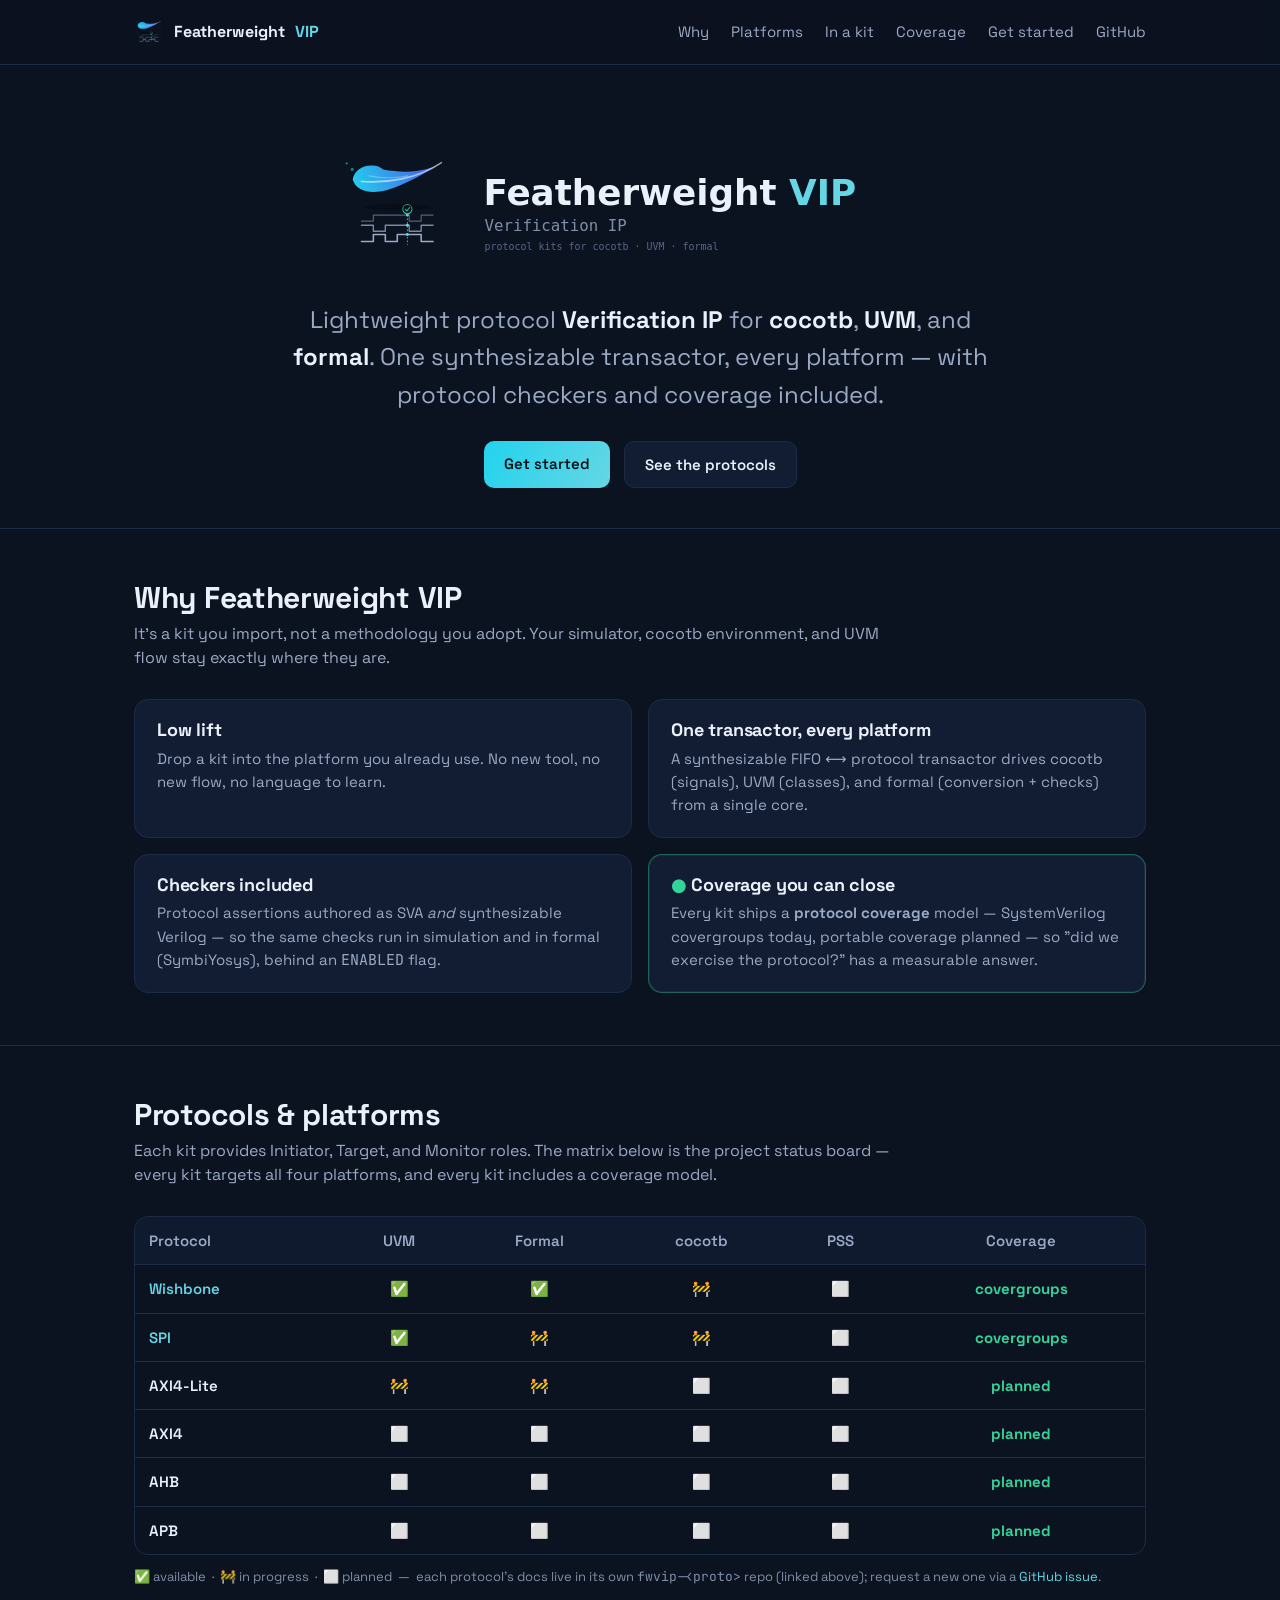
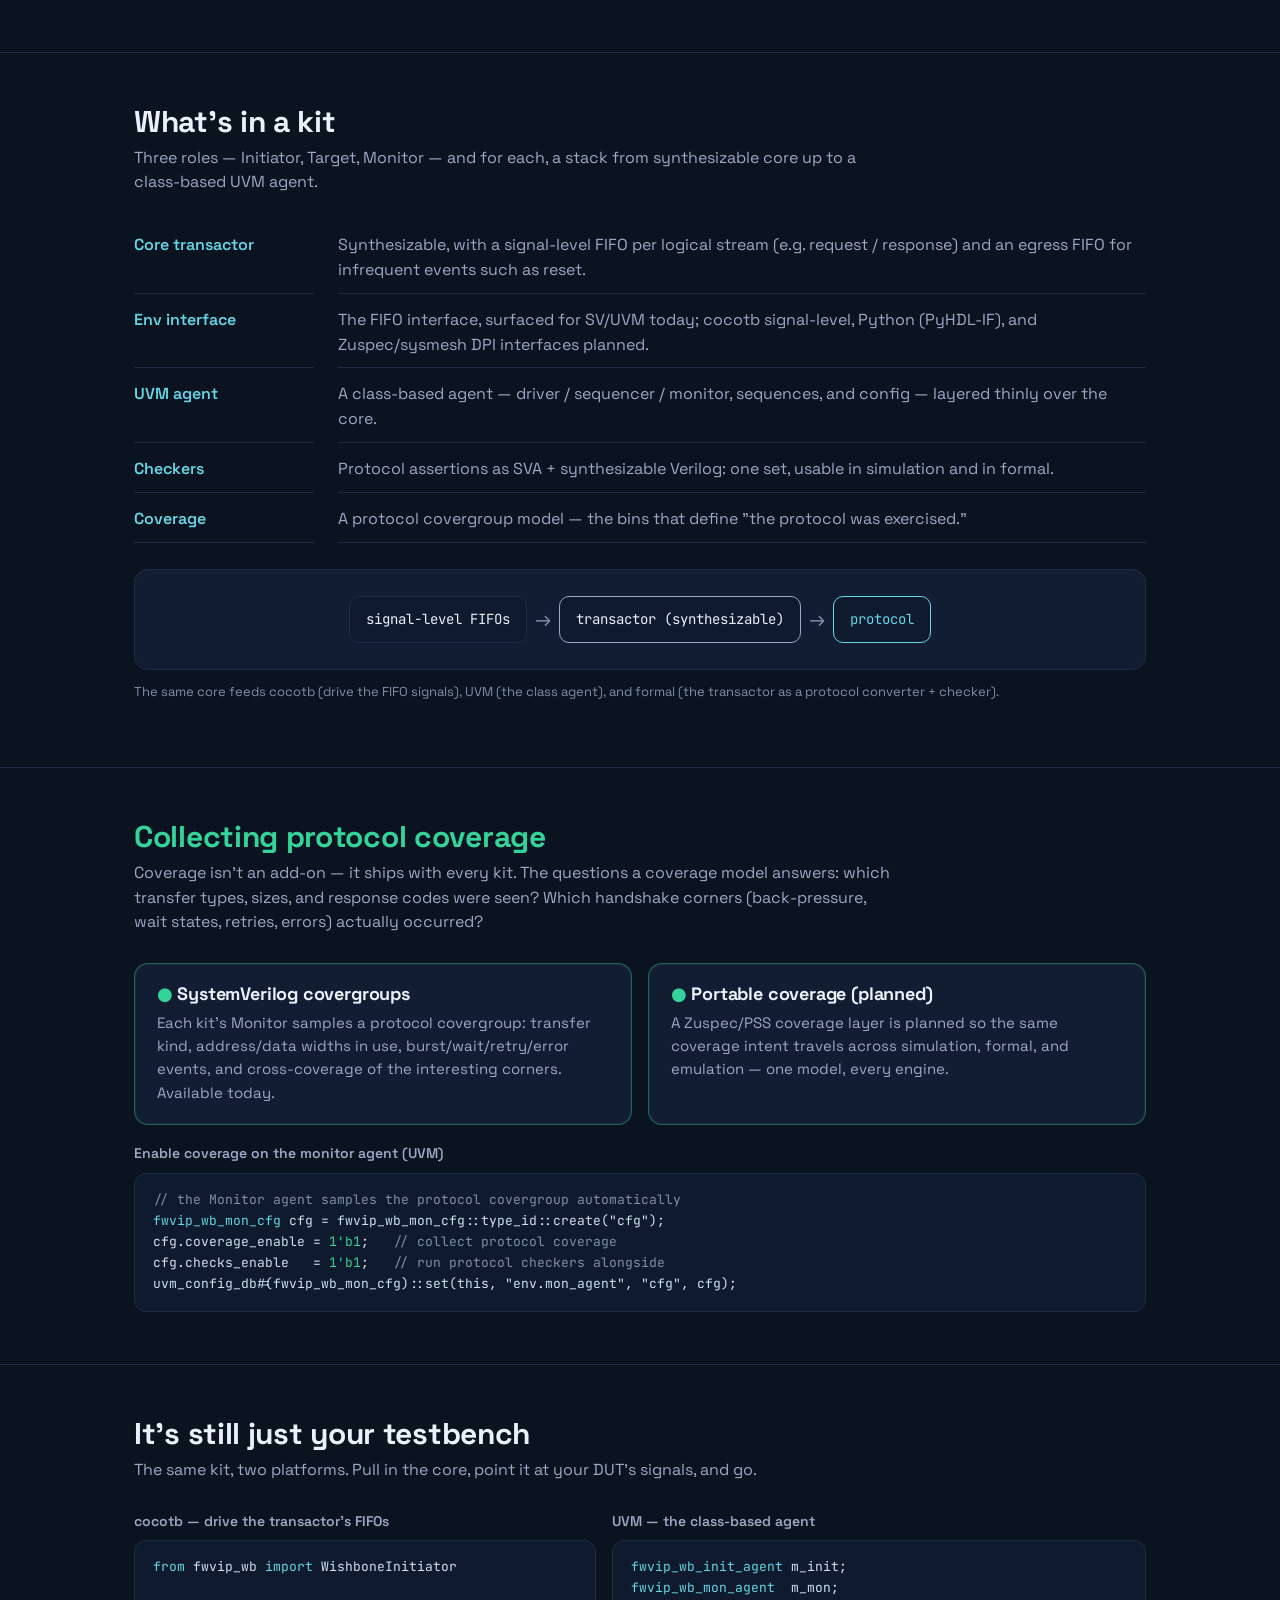
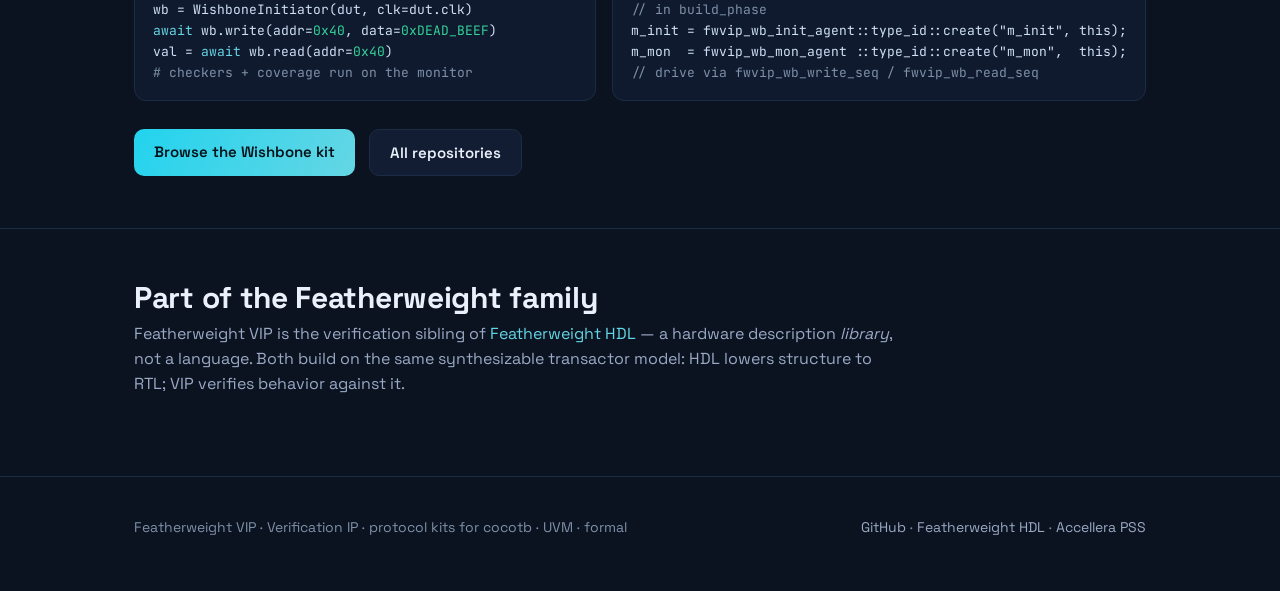
<file: index.html>
<!DOCTYPE html>
<html lang="en">
<head>
  <meta charset="utf-8">
  <meta name="viewport" content="width=device-width, initial-scale=1">
  <title>Featherweight VIP — Verification IP for cocotb, UVM &amp; formal</title>
  <meta name="description" content="Lightweight protocol Verification IP. One synthesizable transactor drives cocotb, UVM, and formal — with protocol checkers and coverage included.">
  <link rel="icon" href="favicon.ico" sizes="any">
  <link rel="icon" href="assets/brand/featherweight-vip-favicon.svg" type="image/svg+xml">
  <link rel="preconnect" href="https://fonts.googleapis.com">
  <link rel="preconnect" href="https://fonts.gstatic.com" crossorigin>
  <link href="https://fonts.googleapis.com/css2?family=Space+Grotesk:wght@400;500;700&family=JetBrains+Mono:wght@400;600&display=swap" rel="stylesheet">
  <link rel="stylesheet" href="assets/css/site.css">
  <meta property="og:title" content="Featherweight VIP — Verification IP">
  <meta property="og:description" content="Lightweight protocol Verification IP for cocotb, UVM, and formal.">
  <meta property="og:image" content="assets/brand/featherweight-vip-lockup.png">
</head>
<body>

<header class="nav">
  <div class="wrap">
    <span class="brand">
      <img src="assets/brand/featherweight-vip-icon.svg" alt="">
      Featherweight <span class="vip">VIP</span>
    </span>
    <nav>
      <a href="#why">Why</a>
      <a href="#platforms">Platforms</a>
      <a href="#kit">In a kit</a>
      <a href="#coverage">Coverage</a>
      <a href="#start">Get started</a>
      <a href="https://github.com/featherweight-vip">GitHub</a>
    </nav>
  </div>
</header>

<main>

  <section class="hero" style="border-top:0">
    <div class="wrap">
      <img class="lockup" src="assets/brand/featherweight-vip-lockup.svg" alt="Featherweight VIP — Verification IP">
      <p class="tag">Lightweight protocol <b>Verification IP</b> for <b>cocotb</b>, <b>UVM</b>, and <b>formal</b>. One synthesizable transactor, every platform — with protocol checkers and coverage included.</p>
      <div class="cta">
        <a class="btn primary" href="#start">Get started</a>
        <a class="btn ghost" href="#platforms">See the protocols</a>
      </div>
    </div>
  </section>

  <section id="why">
    <div class="wrap">
      <h2>Why Featherweight VIP</h2>
      <p class="lede">It's a kit you import, not a methodology you adopt. Your simulator, cocotb environment, and UVM flow stay exactly where they are.</p>
      <div class="cards">
        <div class="card">
          <h3>Low lift</h3>
          <p>Drop a kit into the platform you already use. No new tool, no new flow, no language to learn.</p>
        </div>
        <div class="card">
          <h3>One transactor, every platform</h3>
          <p>A synthesizable FIFO&nbsp;⟷&nbsp;protocol transactor drives cocotb (signals), UVM (classes), and formal (conversion + checks) from a single core.</p>
        </div>
        <div class="card">
          <h3>Checkers included</h3>
          <p>Protocol assertions authored as SVA <em>and</em> synthesizable Verilog — so the same checks run in simulation and in formal (SymbiYosys), behind an <code>ENABLED</code> flag.</p>
        </div>
        <div class="card coverage">
          <h3><span class="dot">●</span> Coverage you can close</h3>
          <p>Every kit ships a <b>protocol coverage</b> model — SystemVerilog covergroups today, portable coverage planned — so "did we exercise the protocol?" has a measurable answer.</p>
        </div>
      </div>
    </div>
  </section>

  <section id="platforms">
    <div class="wrap">
      <h2>Protocols &amp; platforms</h2>
      <p class="lede">Each kit provides Initiator, Target, and Monitor roles. The matrix below is the project status board — every kit targets all four platforms, and every kit includes a coverage model.</p>
      <div class="matrix-wrap">
        <table class="matrix">
          <thead>
            <tr>
              <th class="proto">Protocol</th>
              <th>UVM</th>
              <th>Formal</th>
              <th>cocotb</th>
              <th>PSS</th>
              <th>Coverage</th>
            </tr>
          </thead>
          <tbody>
            <tr><td class="proto"><a href="https://github.com/featherweight-vip/fwvip-wb">Wishbone</a></td><td class="yes">✅</td><td class="yes">✅</td><td class="wip">🚧</td><td class="no">⬜</td><td class="cov">covergroups</td></tr>
            <tr><td class="proto"><a href="https://github.com/featherweight-vip/fwvip-spi">SPI</a></td><td class="yes">✅</td><td class="wip">🚧</td><td class="wip">🚧</td><td class="no">⬜</td><td class="cov">covergroups</td></tr>
            <tr><td class="proto">AXI4-Lite</td><td class="wip">🚧</td><td class="wip">🚧</td><td class="no">⬜</td><td class="no">⬜</td><td class="cov">planned</td></tr>
            <tr><td class="proto">AXI4</td><td class="no">⬜</td><td class="no">⬜</td><td class="no">⬜</td><td class="no">⬜</td><td class="cov">planned</td></tr>
            <tr><td class="proto">AHB</td><td class="no">⬜</td><td class="no">⬜</td><td class="no">⬜</td><td class="no">⬜</td><td class="cov">planned</td></tr>
            <tr><td class="proto">APB</td><td class="no">⬜</td><td class="no">⬜</td><td class="no">⬜</td><td class="no">⬜</td><td class="cov">planned</td></tr>
          </tbody>
        </table>
      </div>
      <p class="legend">✅ available &nbsp;·&nbsp; 🚧 in progress &nbsp;·&nbsp; ⬜ planned &nbsp;—&nbsp; each protocol's docs live in its own <code>fwvip-&lt;proto&gt;</code> repo (linked above); request a new one via a <a href="https://github.com/featherweight-vip">GitHub issue</a>.</p>
    </div>
  </section>

  <section id="kit">
    <div class="wrap">
      <h2>What's in a kit</h2>
      <p class="lede">Three roles — Initiator, Target, Monitor — and for each, a stack from synthesizable core up to a class-based UVM agent.</p>
      <div class="kit">
        <div class="k">Core transactor</div>
        <div class="v">Synthesizable, with a signal-level FIFO per logical stream (e.g. request / response) and an egress FIFO for infrequent events such as reset.</div>
        <div class="k">Env interface</div>
        <div class="v">The FIFO interface, surfaced for SV/UVM today; cocotb signal-level, Python (PyHDL-IF), and Zuspec/sysmesh DPI interfaces planned.</div>
        <div class="k">UVM agent</div>
        <div class="v">A class-based agent — driver / sequencer / monitor, sequences, and config — layered thinly over the core.</div>
        <div class="k">Checkers</div>
        <div class="v">Protocol assertions as SVA + synthesizable Verilog: one set, usable in simulation and in formal.</div>
        <div class="k">Coverage</div>
        <div class="v">A protocol covergroup model — the bins that define "the protocol was exercised."</div>
      </div>

      <div style="height:26px"></div>
      <div class="flow">
        <span class="node">signal-level FIFOs</span>
        <span class="arrow">→</span>
        <span class="node tx">transactor&nbsp;(synthesizable)</span>
        <span class="arrow">→</span>
        <span class="node plat">protocol</span>
      </div>
      <p class="legend">The same core feeds cocotb (drive the FIFO signals), UVM (the class agent), and formal (the transactor as a protocol converter + checker).</p>
    </div>
  </section>

  <section id="coverage">
    <div class="wrap">
      <h2><span class="pass">Collecting protocol coverage</span></h2>
      <p class="lede">Coverage isn't an add-on — it ships with every kit. The questions a coverage model answers: which transfer types, sizes, and response codes were seen? Which handshake corners (back-pressure, wait states, retries, errors) actually occurred?</p>
      <div class="cards">
        <div class="card coverage">
          <h3><span class="dot">●</span> SystemVerilog covergroups</h3>
          <p>Each kit's Monitor samples a protocol covergroup: transfer kind, address/data widths in use, burst/wait/retry/error events, and cross-coverage of the interesting corners. Available today.</p>
        </div>
        <div class="card coverage">
          <h3><span class="dot">●</span> Portable coverage (planned)</h3>
          <p>A Zuspec/PSS coverage layer is planned so the same coverage intent travels across simulation, formal, and emulation — one model, every engine.</p>
        </div>
      </div>
      <div style="height:18px"></div>
      <div class="code-block">
        <h4>Enable coverage on the monitor agent (UVM)</h4>
<pre><code><span class="tok-com">// the Monitor agent samples the protocol covergroup automatically</span>
<span class="tok-key">fwvip_wb_mon_cfg</span> cfg = fwvip_wb_mon_cfg::type_id::create("cfg");
cfg.coverage_enable = <span class="tok-pass">1'b1</span>;   <span class="tok-com">// collect protocol coverage</span>
cfg.checks_enable   = <span class="tok-pass">1'b1</span>;   <span class="tok-com">// run protocol checkers alongside</span>
uvm_config_db#(fwvip_wb_mon_cfg)::set(this, "env.mon_agent", "cfg", cfg);</code></pre>
      </div>
    </div>
  </section>

  <section id="start">
    <div class="wrap">
      <h2>It's still just your testbench</h2>
      <p class="lede">The same kit, two platforms. Pull in the core, point it at your DUT's signals, and go.</p>
      <div class="code-grid">
        <div class="code-block">
          <h4>cocotb — drive the transactor's FIFOs</h4>
<pre><code><span class="tok-key">from</span> fwvip_wb <span class="tok-key">import</span> WishboneInitiator

wb = WishboneInitiator(dut, clk=dut.clk)
<span class="tok-key">await</span> wb.write(addr=<span class="tok-pass">0x40</span>, data=<span class="tok-pass">0xDEAD_BEEF</span>)
val = <span class="tok-key">await</span> wb.read(addr=<span class="tok-pass">0x40</span>)
<span class="tok-com"># checkers + coverage run on the monitor</span></code></pre>
        </div>
        <div class="code-block">
          <h4>UVM — the class-based agent</h4>
<pre><code><span class="tok-key">fwvip_wb_init_agent</span> m_init;
<span class="tok-key">fwvip_wb_mon_agent</span>  m_mon;
<span class="tok-com">// in build_phase</span>
m_init = fwvip_wb_init_agent::type_id::create("m_init", this);
m_mon  = fwvip_wb_mon_agent ::type_id::create("m_mon",  this);
<span class="tok-com">// drive via fwvip_wb_write_seq / fwvip_wb_read_seq</span></code></pre>
        </div>
      </div>
      <div class="cta" style="justify-content:flex-start">
        <a class="btn primary" href="https://github.com/featherweight-vip/fwvip-wb">Browse the Wishbone kit</a>
        <a class="btn ghost" href="https://github.com/featherweight-vip">All repositories</a>
      </div>
    </div>
  </section>

  <section id="related">
    <div class="wrap">
      <h2>Part of the Featherweight family</h2>
      <p class="lede">Featherweight VIP is the verification sibling of
        <a href="https://github.com/featherweight-hdl">Featherweight HDL</a> — a
        hardware description <em>library</em>, not a language. Both build on the
        same synthesizable transactor model: HDL lowers structure to RTL; VIP
        verifies behavior against it.</p>
    </div>
  </section>

</main>

<footer>
  <div class="wrap">
    <span>Featherweight VIP · Verification IP · protocol kits for cocotb · UVM · formal</span>
    <span>
      <a href="https://github.com/featherweight-vip">GitHub</a> ·
      <a href="https://github.com/featherweight-hdl">Featherweight HDL</a> ·
      <a href="https://accellera.org/community/portable-stimulus">Accellera PSS</a>
    </span>
  </div>
</footer>

</body>
</html>
</file>
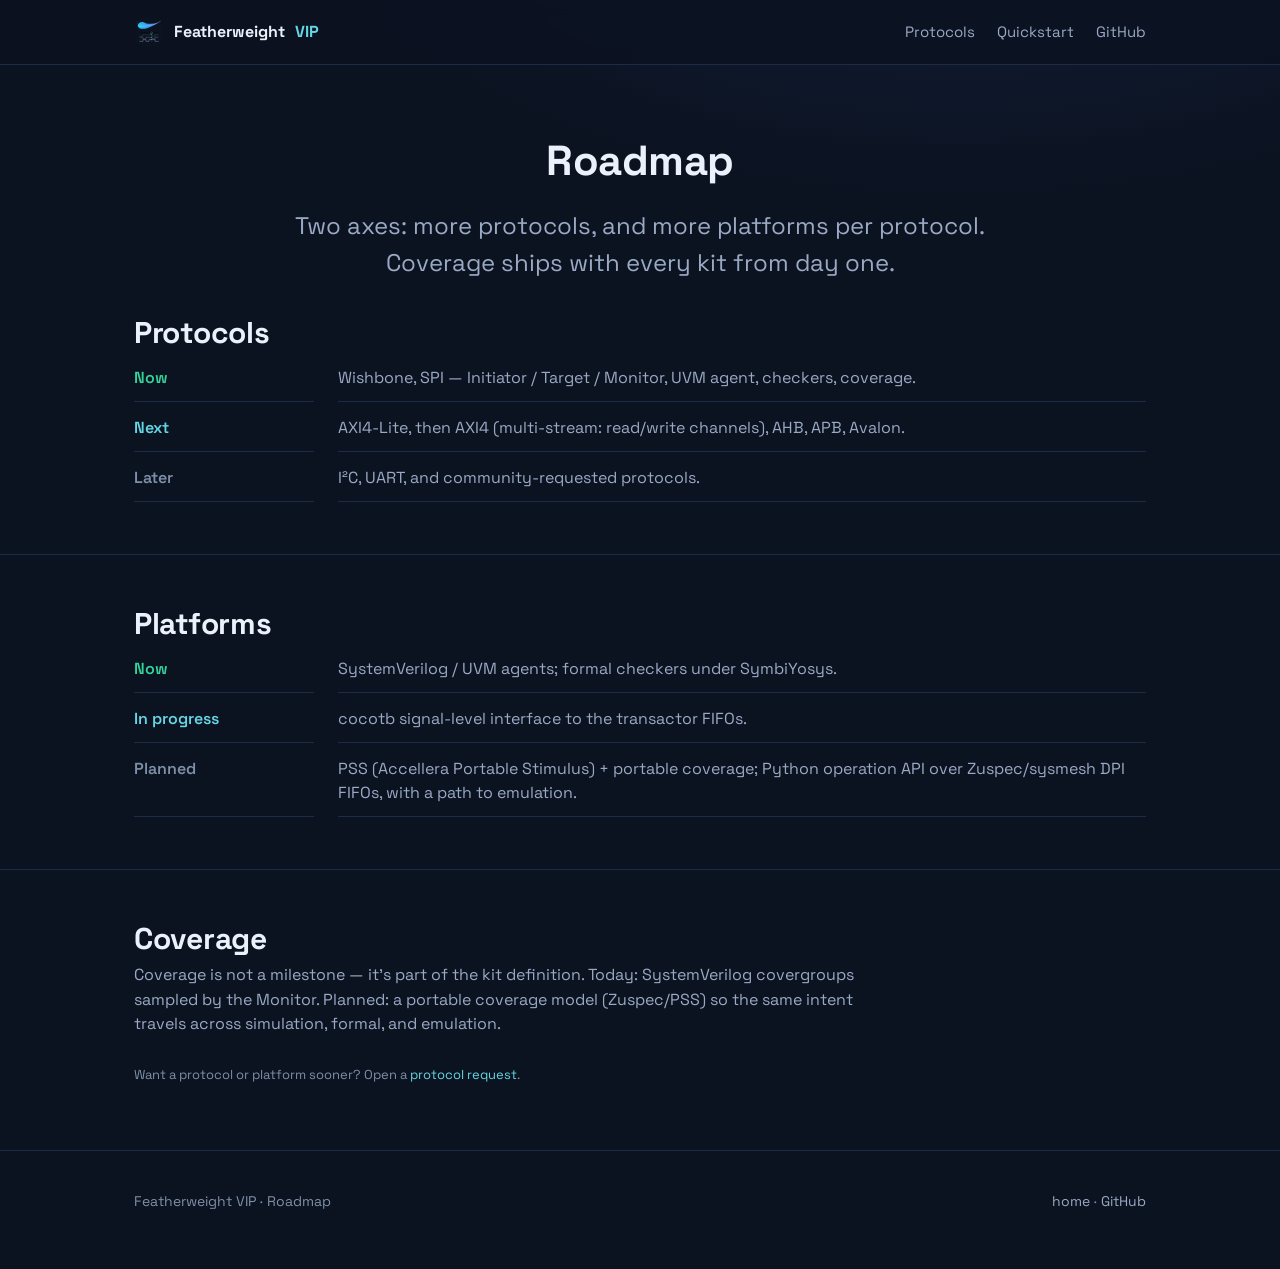
<file: roadmap.html>
<!DOCTYPE html>
<html lang="en">
<head>
  <meta charset="utf-8">
  <meta name="viewport" content="width=device-width, initial-scale=1">
  <title>Roadmap — Featherweight VIP</title>
  <link rel="icon" href="assets/brand/featherweight-vip-favicon.svg" type="image/svg+xml">
  <link href="https://fonts.googleapis.com/css2?family=Space+Grotesk:wght@400;500;700&family=JetBrains+Mono:wght@400;600&display=swap" rel="stylesheet">
  <link rel="stylesheet" href="assets/css/site.css">
</head>
<body>

<header class="nav">
  <div class="wrap">
    <a class="brand" href="index.html" style="color:inherit">
      <img src="assets/brand/featherweight-vip-icon.svg" alt="">
      Featherweight <span class="vip">VIP</span>
    </a>
    <nav>
      <a href="index.html#platforms">Protocols</a>
      <a href="guides/quickstart.html">Quickstart</a>
      <a href="https://github.com/featherweight-vip">GitHub</a>
    </nav>
  </div>
</header>

<main>
  <section class="hero" style="border-top:0; padding-bottom:18px">
    <div class="wrap">
      <h1 style="font-size:clamp(28px,5vw,42px); margin:0">Roadmap</h1>
      <p class="tag">Two axes: more protocols, and more platforms per protocol. Coverage ships with every kit from day one.</p>
    </div>
  </section>

  <section style="border-top:0; padding-top:8px">
    <div class="wrap">
      <h2>Protocols</h2>
      <div class="kit">
        <div class="k pass" style="color:var(--pass)">Now</div><div class="v">Wishbone, SPI — Initiator / Target / Monitor, UVM agent, checkers, coverage.</div>
        <div class="k accent">Next</div><div class="v">AXI4-Lite, then AXI4 (multi-stream: read/write channels), AHB, APB, Avalon.</div>
        <div class="k" style="color:var(--slate-2)">Later</div><div class="v">I²C, UART, and community-requested protocols.</div>
      </div>
    </div>
  </section>

  <section>
    <div class="wrap">
      <h2>Platforms</h2>
      <div class="kit">
        <div class="k pass" style="color:var(--pass)">Now</div><div class="v">SystemVerilog / UVM agents; formal checkers under SymbiYosys.</div>
        <div class="k accent">In progress</div><div class="v">cocotb signal-level interface to the transactor FIFOs.</div>
        <div class="k" style="color:var(--slate-2)">Planned</div><div class="v">PSS (Accellera Portable Stimulus) + portable coverage; Python operation API over Zuspec/sysmesh DPI FIFOs, with a path to emulation.</div>
      </div>
    </div>
  </section>

  <section>
    <div class="wrap">
      <h2>Coverage</h2>
      <p class="lede">Coverage is not a milestone — it's part of the kit definition. Today: SystemVerilog covergroups sampled by the Monitor. Planned: a portable coverage model (Zuspec/PSS) so the same intent travels across simulation, formal, and emulation.</p>
      <p class="legend">Want a protocol or platform sooner? Open a <a href="https://github.com/featherweight-vip">protocol request</a>.</p>
    </div>
  </section>
</main>

<footer>
  <div class="wrap">
    <span>Featherweight VIP · Roadmap</span>
    <span><a href="index.html">home</a> · <a href="https://github.com/featherweight-vip">GitHub</a></span>
  </div>
</footer>
</body>
</html>
</file>
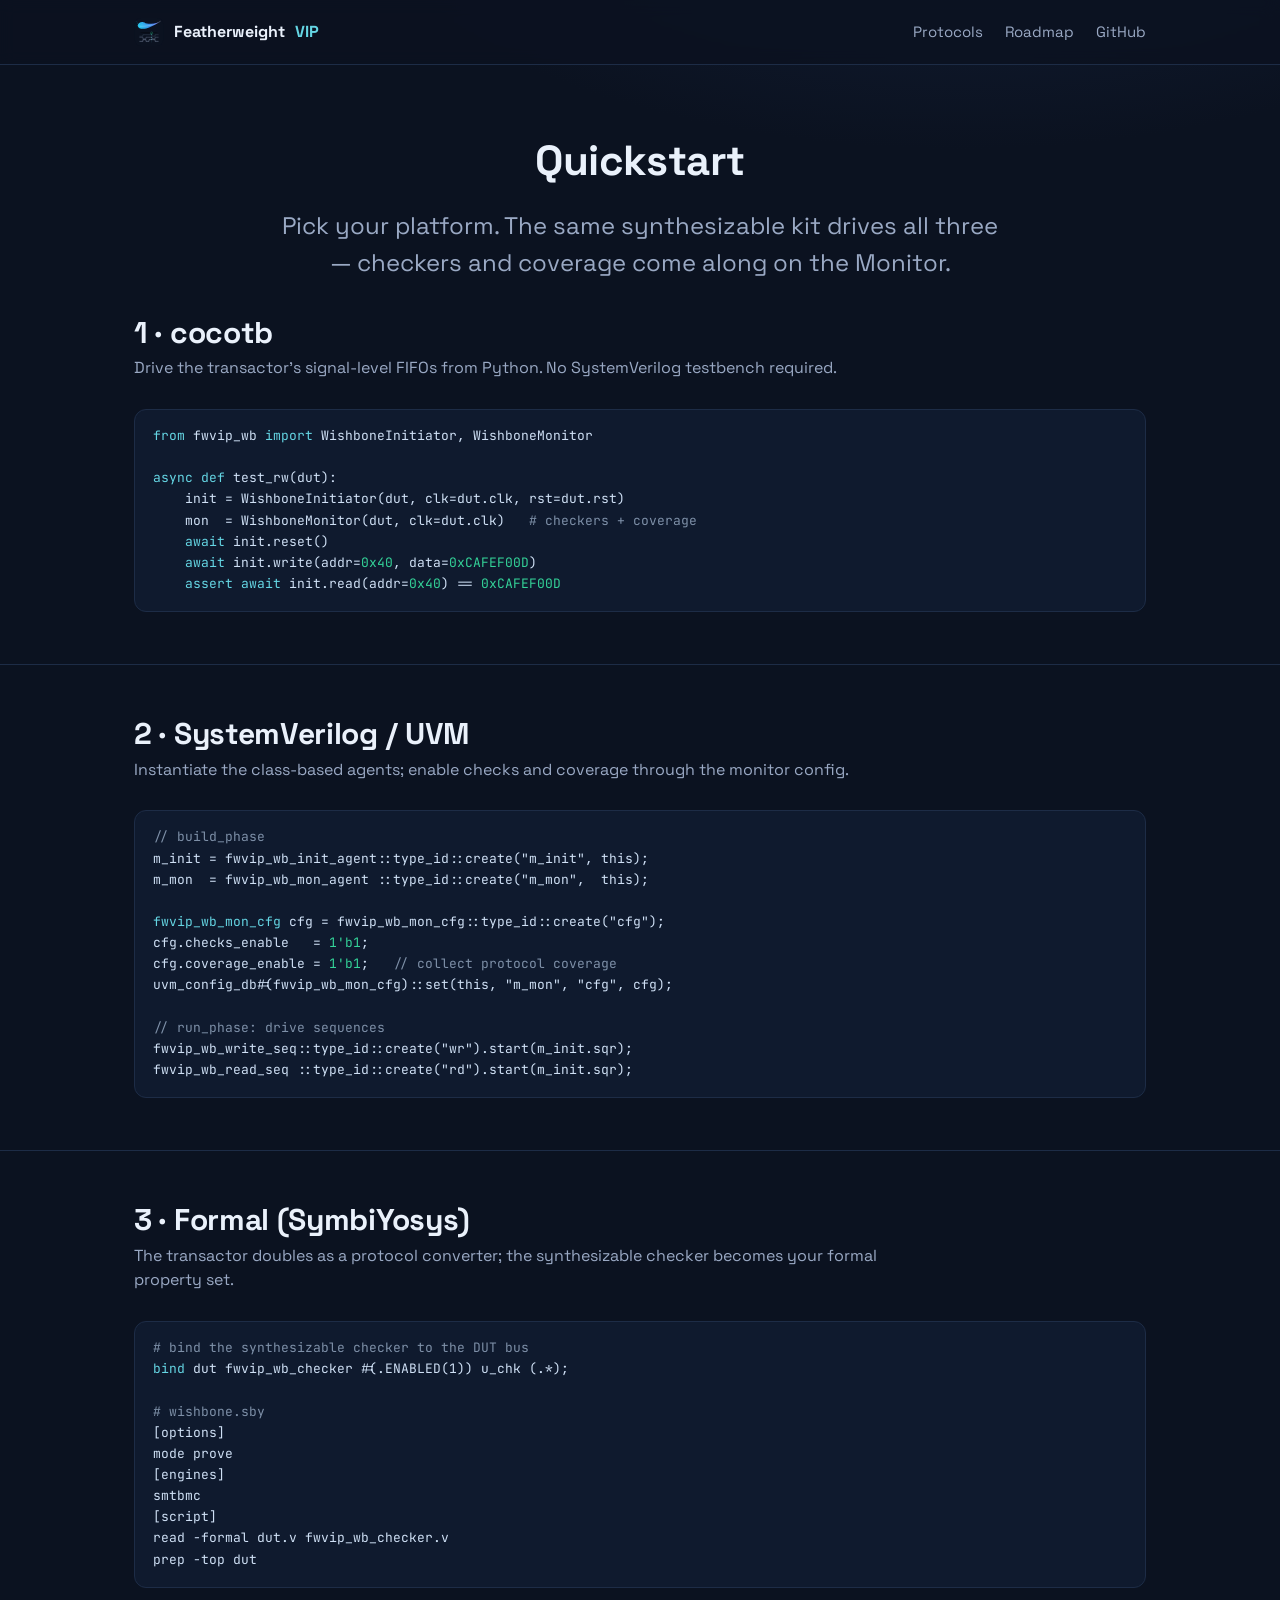
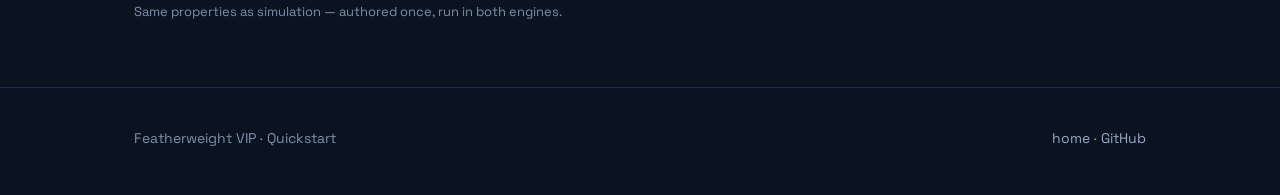
<file: guides/quickstart.html>
<!DOCTYPE html>
<html lang="en">
<head>
  <meta charset="utf-8">
  <meta name="viewport" content="width=device-width, initial-scale=1">
  <title>Quickstart — Featherweight VIP</title>
  <meta name="description" content="Consume a Featherweight VIP kit from cocotb, UVM, or formal.">
  <link rel="icon" href="../assets/brand/featherweight-vip-favicon.svg" type="image/svg+xml">
  <link href="https://fonts.googleapis.com/css2?family=Space+Grotesk:wght@400;500;700&family=JetBrains+Mono:wght@400;600&display=swap" rel="stylesheet">
  <link rel="stylesheet" href="../assets/css/site.css">
</head>
<body>

<header class="nav">
  <div class="wrap">
    <a class="brand" href="../index.html" style="color:inherit">
      <img src="../assets/brand/featherweight-vip-icon.svg" alt="">
      Featherweight <span class="vip">VIP</span>
    </a>
    <nav>
      <a href="../index.html#platforms">Protocols</a>
      <a href="../roadmap.html">Roadmap</a>
      <a href="https://github.com/featherweight-vip">GitHub</a>
    </nav>
  </div>
</header>

<main>
  <section class="hero" style="border-top:0; padding-bottom:18px">
    <div class="wrap">
      <h1 style="font-size:clamp(28px,5vw,42px); margin:0">Quickstart</h1>
      <p class="tag">Pick your platform. The same synthesizable kit drives all three — checkers and coverage come along on the Monitor.</p>
    </div>
  </section>

  <section style="border-top:0; padding-top:8px">
    <div class="wrap">
      <h2>1 · cocotb</h2>
      <p class="lede">Drive the transactor's signal-level FIFOs from Python. No SystemVerilog testbench required.</p>
<pre><code><span class="tok-key">from</span> fwvip_wb <span class="tok-key">import</span> WishboneInitiator, WishboneMonitor

<span class="tok-key">async def</span> test_rw(dut):
    init = WishboneInitiator(dut, clk=dut.clk, rst=dut.rst)
    mon  = WishboneMonitor(dut, clk=dut.clk)   <span class="tok-com"># checkers + coverage</span>
    <span class="tok-key">await</span> init.reset()
    <span class="tok-key">await</span> init.write(addr=<span class="tok-pass">0x40</span>, data=<span class="tok-pass">0xCAFEF00D</span>)
    <span class="tok-key">assert</span> <span class="tok-key">await</span> init.read(addr=<span class="tok-pass">0x40</span>) == <span class="tok-pass">0xCAFEF00D</span></code></pre>
    </div>
  </section>

  <section>
    <div class="wrap">
      <h2>2 · SystemVerilog / UVM</h2>
      <p class="lede">Instantiate the class-based agents; enable checks and coverage through the monitor config.</p>
<pre><code><span class="tok-com">// build_phase</span>
m_init = fwvip_wb_init_agent::type_id::create("m_init", this);
m_mon  = fwvip_wb_mon_agent ::type_id::create("m_mon",  this);

<span class="tok-key">fwvip_wb_mon_cfg</span> cfg = fwvip_wb_mon_cfg::type_id::create("cfg");
cfg.checks_enable   = <span class="tok-pass">1'b1</span>;
cfg.coverage_enable = <span class="tok-pass">1'b1</span>;   <span class="tok-com">// collect protocol coverage</span>
uvm_config_db#(fwvip_wb_mon_cfg)::set(this, "m_mon", "cfg", cfg);

<span class="tok-com">// run_phase: drive sequences</span>
fwvip_wb_write_seq::type_id::create("wr").start(m_init.sqr);
fwvip_wb_read_seq ::type_id::create("rd").start(m_init.sqr);</code></pre>
    </div>
  </section>

  <section>
    <div class="wrap">
      <h2>3 · Formal (SymbiYosys)</h2>
      <p class="lede">The transactor doubles as a protocol converter; the synthesizable checker becomes your formal property set.</p>
<pre><code><span class="tok-com"># bind the synthesizable checker to the DUT bus</span>
<span class="tok-key">bind</span> dut fwvip_wb_checker #(.ENABLED(1)) u_chk (.*);

<span class="tok-com"># wishbone.sby</span>
[options]
mode prove
[engines]
smtbmc
[script]
read -formal dut.v fwvip_wb_checker.v
prep -top dut</code></pre>
      <p class="legend" style="margin-top:14px">Same properties as simulation — authored once, run in both engines.</p>
    </div>
  </section>
</main>

<footer>
  <div class="wrap">
    <span>Featherweight VIP · Quickstart</span>
    <span><a href="../index.html">home</a> · <a href="https://github.com/featherweight-vip">GitHub</a></span>
  </div>
</footer>
</body>
</html>
</file>
<file: assets/css/site.css>
/* Featherweight VIP — site styles. Brand tokens mirror the icon. */
:root {
  --die: #0B1220;
  --die-2: #0F1A2E;
  --panel: #121d33;
  --line: #1d2c46;
  --cyan: #22D3EE;
  --cyan-2: #65D6E4;
  --indigo: #4F46E5;
  --pass: #34D399;
  --ink: #EAF1FB;
  --slate: #9AA9C4;
  --slate-2: #7E90A8;
  --mono: "JetBrains Mono", "DejaVu Sans Mono", ui-monospace, SFMono-Regular, Menlo, monospace;
  --sans: "Space Grotesk", ui-sans-serif, system-ui, -apple-system, Segoe UI, Roboto, sans-serif;
}

* { box-sizing: border-box; }
html { scroll-behavior: smooth; }
body {
  margin: 0;
  font-family: var(--sans);
  color: var(--ink);
  background: radial-gradient(1200px 600px at 75% -10%, #14213b 0%, var(--die) 55%) no-repeat, var(--die);
  line-height: 1.55;
  -webkit-font-smoothing: antialiased;
}
a { color: var(--cyan-2); text-decoration: none; }
a:hover { text-decoration: underline; }
h1, h2, h3 { line-height: 1.15; letter-spacing: -0.01em; }
.wrap { max-width: 1060px; margin: 0 auto; padding: 0 24px; }
.accent { color: var(--cyan-2); }
.pass { color: var(--pass); }
code, .mono { font-family: var(--mono); }

/* nav */
header.nav { position: sticky; top: 0; z-index: 10;
  background: rgba(11,18,32,0.82); backdrop-filter: blur(8px);
  border-bottom: 1px solid var(--line); }
.nav .wrap { display: flex; align-items: center; gap: 20px; height: 64px; }
.nav .brand { display: flex; align-items: center; gap: 10px; font-weight: 700; }
.nav .brand img { width: 30px; height: 30px; }
.nav .brand .vip { color: var(--cyan-2); }
.nav nav { margin-left: auto; display: flex; gap: 22px; font-size: 15px; }
.nav nav a { color: var(--slate); }
.nav nav a:hover { color: var(--ink); text-decoration: none; }

/* hero */
.hero { padding: 72px 0 40px; text-align: center; }
.hero img.lockup { width: min(620px, 90%); height: auto; }
.hero p.tag { font-size: clamp(18px, 2.4vw, 24px); color: var(--slate); margin: 22px auto 8px; max-width: 720px; }
.hero p.tag b { color: var(--ink); font-weight: 700; }
.cta { margin-top: 28px; display: flex; gap: 14px; justify-content: center; flex-wrap: wrap; }
.btn { display: inline-block; padding: 11px 20px; border-radius: 10px; font-weight: 600; font-size: 15px; }
.btn.primary { color: #06121a; background: linear-gradient(120deg, var(--cyan) 0%, var(--cyan-2) 100%); }
.btn.ghost { color: var(--ink); border: 1px solid var(--line); background: var(--panel); }
.btn:hover { text-decoration: none; filter: brightness(1.08); }

/* sections */
section { padding: 52px 0; border-top: 1px solid var(--line); }
section h2 { font-size: clamp(22px, 2.6vw, 30px); margin: 0 0 6px; }
section .lede { color: var(--slate); max-width: 760px; margin: 0 0 28px; }

/* value cards */
.cards { display: grid; grid-template-columns: repeat(2, 1fr); gap: 16px; }
.card { background: var(--panel); border: 1px solid var(--line); border-radius: 14px; padding: 20px 22px; }
.card h3 { margin: 0 0 6px; font-size: 18px; }
.card.coverage { border-color: rgba(52,211,153,0.4); box-shadow: inset 0 0 0 1px rgba(52,211,153,0.08); }
.card h3 .dot { color: var(--pass); }
.card p { margin: 0; color: var(--slate); font-size: 15px; }

/* matrix */
.matrix-wrap { overflow-x: auto; border: 1px solid var(--line); border-radius: 14px; }
table.matrix { width: 100%; border-collapse: collapse; font-size: 15px; min-width: 640px; }
table.matrix th, table.matrix td { padding: 12px 14px; text-align: center; border-bottom: 1px solid var(--line); }
table.matrix thead th { background: var(--die-2); color: var(--slate); font-weight: 600; }
table.matrix th.proto, table.matrix td.proto { text-align: left; font-weight: 600; }
table.matrix tbody tr:last-child td { border-bottom: 0; }
table.matrix td.cov { color: var(--pass); font-weight: 700; }
.yes { color: var(--pass); font-weight: 700; }
.wip { color: var(--cyan-2); }
.no  { color: var(--slate-2); }
.legend { margin-top: 12px; font-size: 13px; color: var(--slate-2); }

/* kit list */
.kit { display: grid; grid-template-columns: 180px 1fr; gap: 4px 24px; }
.kit .k { color: var(--cyan-2); font-weight: 600; padding: 10px 0; border-bottom: 1px solid var(--line); }
.kit .v { color: var(--slate); padding: 10px 0; border-bottom: 1px solid var(--line); }

/* flow diagram */
.flow { display: flex; align-items: center; justify-content: center; gap: 8px; flex-wrap: wrap;
  background: var(--panel); border: 1px solid var(--line); border-radius: 14px; padding: 26px 18px; }
.flow .node { padding: 12px 16px; border-radius: 10px; border: 1px solid var(--line); background: var(--die-2);
  font-family: var(--mono); font-size: 14px; }
.flow .node.tx { border-color: var(--slate); color: var(--ink); }
.flow .node.plat { border-color: var(--cyan-2); color: var(--cyan-2); }
.flow .arrow { color: var(--slate-2); font-size: 20px; }

/* code */
.code-grid { display: grid; grid-template-columns: repeat(2, 1fr); gap: 16px; }
pre { margin: 0; background: var(--die-2); border: 1px solid var(--line); border-radius: 12px;
  padding: 16px 18px; overflow-x: auto; }
pre code { font-size: 13px; color: #cfe0f5; line-height: 1.6; }
.code-block h4 { margin: 0 0 8px; font-size: 14px; color: var(--slate); font-weight: 600; }
.tok-key { color: var(--cyan-2); }
.tok-com { color: var(--slate-2); }
.tok-pass { color: var(--pass); }

/* footer */
footer { padding: 40px 0 56px; border-top: 1px solid var(--line); color: var(--slate-2); font-size: 14px; }
footer .wrap { display: flex; justify-content: space-between; gap: 16px; flex-wrap: wrap; }
footer a { color: var(--slate); }

@media (max-width: 720px) {
  .cards, .code-grid { grid-template-columns: 1fr; }
  .kit { grid-template-columns: 1fr; }
  .kit .k { border-bottom: 0; padding-bottom: 0; }
  .nav nav { display: none; }
}
</file>
